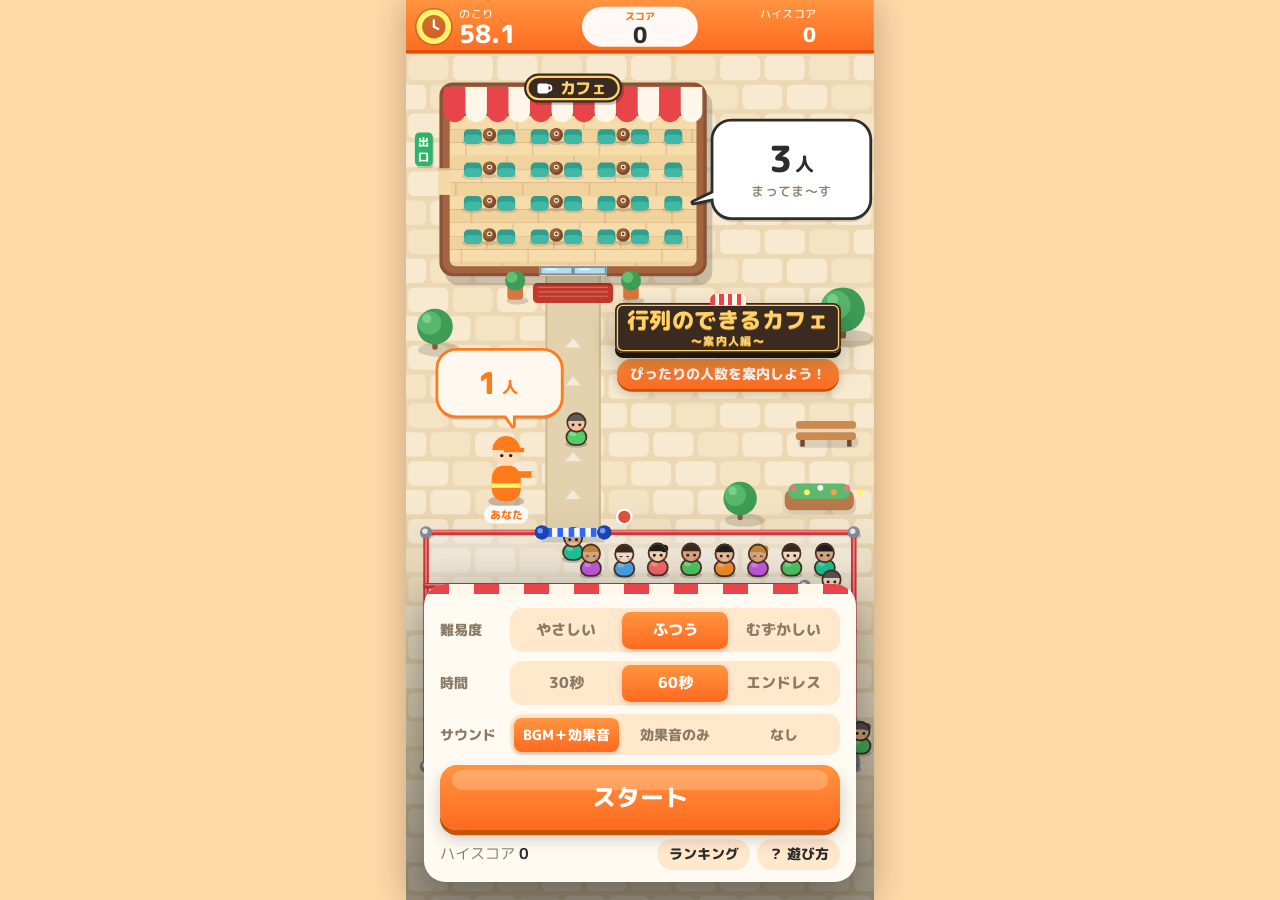
<file: index.html>
<!doctype html>
<html lang="ja">
<head>
<meta charset="utf-8">
<meta name="viewport" content="width=device-width,initial-scale=1,maximum-scale=1,user-scalable=no,viewport-fit=cover">
<meta name="description" content="お店が欲しい人数ぴったりを、ゲートの開け閉めだけで案内するゲーム">
<title>行列のできるカフェ 〜案内人編〜</title>
<link rel="preconnect" href="https://fonts.googleapis.com">
<link rel="preconnect" href="https://fonts.gstatic.com" crossorigin>
<link href="https://fonts.googleapis.com/css2?family=M+PLUS+Rounded+1c:wght@500;800&display=swap" rel="stylesheet">
<!-- style.css は下の読み込み処理で入れる。読み込み終わるまで画面を隠しておく -->
<style id="boot">#stage{visibility:hidden}</style>
</head>
<body>
<div id="stage">
  <div id="game" data-theme="pop" class="in-title">
    <canvas id="cv"></canvas>

    <button id="gateBtn" type="button" aria-label="ゲートの開け閉め切り替え">
      <span class="l1">開ける</span>
      <span class="l2">開け閉め切り替え</span>
    </button>
    <button id="pauseBtn" type="button" aria-label="一時停止">
      <svg viewBox="0 0 24 24" aria-hidden="true"><rect x="6" y="5" width="4" height="14" rx="1.2"/><rect x="14" y="5" width="4" height="14" rx="1.2"/></svg>
    </button>

    <!-- タイトル -->
    <div id="title" class="overlay title">
      <div class="logo">
        <h1>行列のできるカフェ<small>〜案内人編〜</small></h1>
        <p>ぴったりの人数を案内しよう！</p>
      </div>
      <div class="panel menu">
        <div class="opt" data-key="diff">
          <span class="tl">難易度</span>
          <div class="seg">
            <button type="button" data-v="easy">やさしい</button>
            <button type="button" data-v="normal">ふつう</button>
            <button type="button" data-v="hard">むずかしい</button>
          </div>
        </div>
        <div class="opt" data-key="time">
          <span class="tl">時間</span>
          <div class="seg">
            <button type="button" data-v="30">30秒</button>
            <button type="button" data-v="60">60秒</button>
            <button type="button" data-v="endless">エンドレス</button>
          </div>
        </div>
        <div class="opt" data-key="sound">
          <span class="tl">サウンド</span>
          <div class="seg">
            <button type="button" data-v="all">BGM＋効果音</button>
            <button type="button" data-v="se">効果音のみ</button>
            <button type="button" data-v="off">なし</button>
          </div>
        </div>
        <button id="startBtn" type="button" class="big">スタート</button>
        <div class="foot">
          <span class="hi">ハイスコア <b id="hiTitle">0</b></span>
          <span class="foot-btns">
            <button id="rankBtn" type="button" class="help">ランキング</button>
            <button id="helpBtn" type="button" class="help">？ 遊び方</button>
          </span>
        </div>
      </div>
    </div>

    <!-- 遊び方 -->
    <div id="help" class="overlay center hidden">
      <div class="panel">
        <h2>遊び方</h2>
        <p class="lead">お店が「○人くださ〜い」と言ったら、ゲートを開け閉めして<b>ぴったりの人数</b>を案内しよう！</p>
        <ul class="rules">
          <li>ボタン（PCはスペースキー）でゲートを開け閉め</li>
          <li>開けている間、だんだん速く人が出ていく</li>
          <li>閉めた時点で、その集団の人数が決まる</li>
          <li>店に着いたとき、ぴったりなら成功・違えばミス</li>
          <li>連続で成功するとコンボボーナス</li>
          <li>エンドレスはミス3回で終了</li>
        </ul>
        <button id="helpClose" type="button" class="big">とじる</button>
      </div>
    </div>

    <!-- ランキング -->
    <div id="ranking" class="overlay center hidden">
      <div class="panel rank-panel">
        <h2>ランキング</h2>
        <div class="opt-r" data-rkey="diff">
          <span class="tl">難易度</span>
          <div class="seg">
            <button type="button" data-v="easy">やさしい</button>
            <button type="button" data-v="normal">ふつう</button>
            <button type="button" data-v="hard">むずかしい</button>
          </div>
        </div>
        <div class="opt-r" data-rkey="time">
          <span class="tl">時間</span>
          <div class="seg">
            <button type="button" data-v="30">30秒</button>
            <button type="button" data-v="60">60秒</button>
            <button type="button" data-v="endless">エンドレス</button>
          </div>
        </div>
        <ol id="rankList" class="rank-list"></ol>
        <p id="rankState" class="rank-msg"></p>
        <button id="rankClose" type="button" class="big">とじる</button>
      </div>
    </div>

    <!-- 一時停止 -->
    <div id="pause" class="overlay center hidden">
      <div class="panel">
        <h2>一時停止</h2>
        <button id="resumeBtn" type="button" class="big">再開</button>
        <button id="quitBtn" type="button" class="sub">タイトルへ</button>
      </div>
    </div>

    <!-- 結果 -->
    <div id="result" class="overlay hidden">
      <div class="panel">
        <h2>しゅうりょう！</h2>
        <p id="rMode" class="mode">ふつう・60秒</p>
        <div class="score"><span id="rScore">0</span><small>点</small></div>
        <p id="rNew" class="new hidden">ハイスコア更新！</p>
        <dl class="stats">
          <div><dt>案内成功</dt><dd id="rOk">0回</dd></div>
          <div><dt>案内人数</dt><dd id="rPeople">0人</dd></div>
          <div><dt>ミス</dt><dd id="rMiss">0回</dd></div>
          <div><dt>最大コンボ</dt><dd id="rCombo">0</dd></div>
        </dl>
        <div id="rankBox" class="rank-box hidden">
          <form id="rankForm" class="rank-form" autocomplete="off">
            <input id="rankName" type="text" maxlength="12" placeholder="なまえ（12文字まで）" enterkeyhint="send">
            <button id="rankSend" type="submit">ランキングに登録</button>
          </form>
          <p id="rankMsg" class="rank-msg"></p>
          <ol id="rankListResult" class="rank-list small"></ol>
        </div>
        <button id="retryBtn" type="button" class="big">もう一度</button>
        <button id="toTitleBtn" type="button" class="sub">タイトルへ</button>
      </div>
    </div>
  </div>
</div>
<script>
// ---- 読み込み処理 ----
// GitHub Pages はファイルを最大10分ブラウザにキャッシュさせるため、プッシュしても古い版が出ることがある。
// ここでは毎回サーバーに「更新があるか」を確認してから読み込むので、公開が終わればすぐ新しい版になる。
// （更新がなければサーバーは「変更なし」と返すだけなので、通信量はほとんど増えない）
(async () => {
  const JS = ['ranking.js', 'sound.js', 'game.js'];   // この順に実行する
  const get = async (url, cache) => {
    const r = await fetch(url, { cache });
    if (!r.ok) throw new Error(`${url}: ${r.status}`);
    return r.text();
  };
  const ss = {
    get(k) { try { return sessionStorage.getItem(k); } catch { return null; } },
    set(k, v) { try { sessionStorage.setItem(k, v); } catch { /* ignore */ } },
    del(k) { try { sessionStorage.removeItem(k); } catch { /* ignore */ } },
  };
  const showPage = () => { const b = document.getElementById('boot'); if (b) b.remove(); };

  // 1) このページ（HTML）自体が古いキャッシュなら、新しい版で1回だけ読み直す
  try {
    const cached = await get(location.href, 'force-cache');   // 今表示しているもの
    const fresh = await get(location.href, 'no-cache');       // サーバーに確認した最新のもの（キャッシュも更新される）
    if (cached !== fresh && !ss.get('pageReloaded')) {
      ss.set('pageReloaded', '1');
      location.reload();
      return;
    }
  } catch { /* 確認できなければそのまま進む */ }
  ss.del('pageReloaded');

  // 2) CSS と JS も最新かどうかサーバーに確認して読み込む
  try {
    const [css, ...codes] = await Promise.all([get('style.css', 'no-cache'), ...JS.map(f => get(f, 'no-cache'))]);
    const style = document.createElement('style');
    style.textContent = css;
    document.head.appendChild(style);
    showPage();
    codes.forEach((code, i) => {
      const script = document.createElement('script');
      script.textContent = code + `\n//# sourceURL=${JS[i]}`;
      document.body.appendChild(script);
    });
  } catch {
    // fetch が使えない環境（ファイルを直接開いた場合など）は普通に読み込む
    const link = document.createElement('link');
    link.rel = 'stylesheet'; link.href = 'style.css';
    link.onload = showPage; link.onerror = showPage;
    document.head.appendChild(link);
    for (const f of JS) {
      const script = document.createElement('script');
      script.src = f; script.async = false;   // 順番どおりに実行
      document.body.appendChild(script);
    }
  }
})();
</script>
</body>
</html>
</file>
